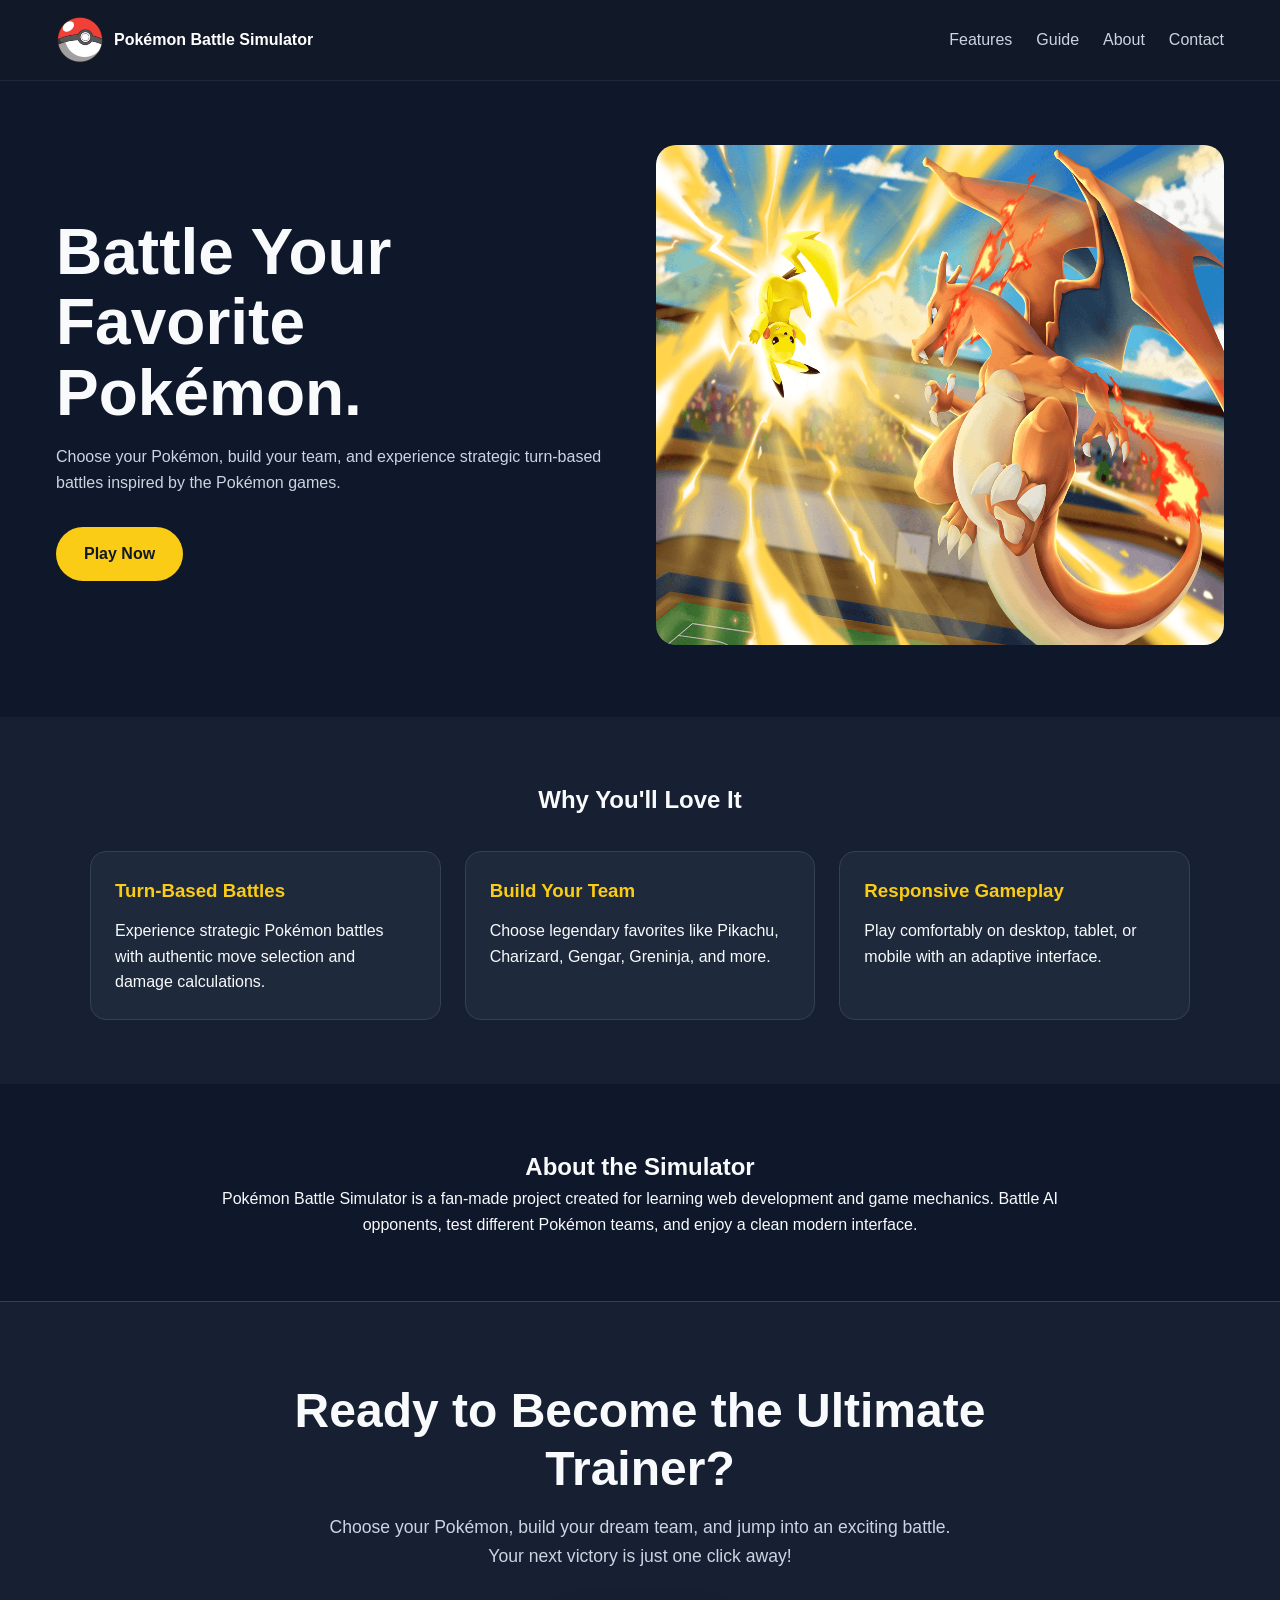
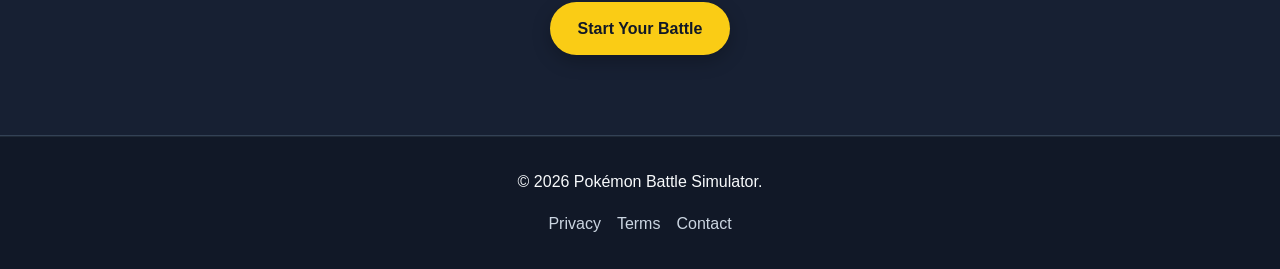
<file: index.html>
<!DOCTYPE html>
<html lang="en">
<head>
    <!-- Basic SEO -->
    <meta charset="UTF-8">
    <meta name="viewport" content="width=device-width, initial-scale=1.0">

    <title>Pokémon Battle Simulator | Battle with Your Favorite Pokémon</title>

    <meta name="description"
        content="Battle your favorite Pokémon in an exciting Pokémon Battle Simulator. Choose your team, use unique moves, and become the ultimate trainer.">

    <meta name="keywords"
        content="Pokemon Battle Simulator, Pokemon Game, Battle Simulator, Pikachu, Charizard, Gengar, Greninja">

    <meta name="author" content="Pokémon Battle Simulator">

    <!-- Open Graph -->
    <meta property="og:title" content="Pokémon Battle Simulator">
    <meta property="og:description" content="Battle Pokémon in a fun and responsive battle simulator.">
    <meta property="og:image" content="images/hero-battle.webp">
    <meta property="og:type" content="website">

    <!-- Favicon -->
    <link rel="icon" href="img/logo.webp" type="image/webp">

    <style>
        /* ---------- RESET ---------- */

*{
    margin:0;
    padding:0;
    box-sizing:border-box;
}

html{
    scroll-behavior:smooth;
}

body{
    font-family:Arial, Helvetica, sans-serif;
    background:#0F172A;
    color:#F8FAFC;
    line-height:1.6;
}

/* ---------- ACCESSIBILITY ---------- */

.skip-link{
    position:absolute;
    left:-999px;
    top:10px;
    background:#FACC15;
    color:#000;
    padding:10px 18px;
    border-radius:6px;
}

.skip-link:focus{
    left:10px;
}

/* ---------- HEADER ---------- */

.header{
    position:sticky;
    top:0;
    background:#111827;
    z-index:999;
    border-bottom:1px solid #1F2937;
}

.navbar{
    max-width:1200px;
    margin:auto;
    display:flex;
    justify-content:space-between;
    align-items:center;
    padding:1rem;
}

.logo{
    display:flex;
    align-items:center;
    gap:10px;
    color:white;
    text-decoration:none;
    font-weight:bold;
}

.logo img{
    border-radius:50%;
}

.nav-links{
    display:flex;
    gap:1.5rem;
    list-style:none;
}

.nav-links a{
    color:#CBD5E1;
    text-decoration:none;
}

.nav-links a:hover,
.nav-links a:focus{
    color:#FACC15;
}

/* ---------- HERO ---------- */

.hero{
    max-width:1200px;
    margin:auto;
    padding:4rem 1rem;
    display:grid;
    grid-template-columns:repeat(auto-fit,minmax(280px,1fr));
    align-items:center;
    gap:2rem;
}

.hero h1{
    font-size:clamp(2.3rem,6vw,4rem);
    line-height:1.1;
    margin-bottom:1rem;
}

.hero p{
    color:#CBD5E1;
    margin-bottom:2rem;
}

.hero img{
    width:100%;
    border-radius:20px;
}

/* ---------- BUTTON ---------- */

.cta-btn{
    display:inline-block;
    background:#FACC15;
    color:#111827;
    padding:14px 28px;
    border-radius:999px;
    text-decoration:none;
    font-weight:bold;
    transition:.25s;
}

.cta-btn:hover,
.cta-btn:focus{
    transform:translateY(-3px);
}

/* ---------- FEATURES ---------- */

.features{
    background:#172033;
    padding:4rem 1rem;
}

.features h2{
    text-align:center;
    margin-bottom:2rem;
}

.feature-grid{
    max-width:1100px;
    margin:auto;
    display:grid;
    grid-template-columns:repeat(auto-fit,minmax(240px,1fr));
    gap:1.5rem;
}

.card{
    background:#1E293B;
    padding:1.5rem;
    border-radius:16px;
    border:1px solid #334155;
}

.card h3{
    color:#FACC15;
    margin-bottom:.75rem;
}

/* ---------- ABOUT ---------- */

.about{
    max-width:900px;
    margin:auto;
    padding:4rem 1rem;
    text-align:center;
}

/* ---------- CTA SECTION ---------- */

.cta-section{
    padding:5rem 1rem;
    background:#172033;
    text-align:center;
    border-top:1px solid #334155;
    border-bottom:1px solid #334155;
}

.cta-content{
    max-width:800px;
    margin:auto;
}

.cta-content h2{
    font-size:clamp(2rem,5vw,3rem);
    line-height:1.2;
    margin-bottom:1rem;
    color:#F8FAFC;
}

.cta-content p{
    max-width:650px;
    margin:0 auto 2rem;
    color:#CBD5E1;
    font-size:1.1rem;
}

.cta-play{
    background:#FACC15;
    color:#111827;
    box-shadow:0 6px 18px rgba(0,0,0,.25);
}

.cta-play:hover,
.cta-play:focus{
    background:#FDE047;
    transform:translateY(-3px);
    box-shadow:0 10px 22px rgba(0,0,0,.35);
}

/* ---------- FOOTER ---------- */

.footer{
    padding:2rem 1rem;
    background:#111827;
    text-align:center;
    border-top:1px solid #1F2937;
}

.footer nav{
    margin-top:1rem;
    display:flex;
    justify-content:center;
    flex-wrap:wrap;
    gap:1rem;
}

.footer a{
    color:#CBD5E1;
    text-decoration:none;
}

.footer a:hover,
.footer a:focus{
    color:#FACC15;
}

/* ---------- MOBILE ---------- */

@media(max-width:768px){

    .navbar{
        flex-direction:column;
        gap:1rem;
    }

    .nav-links{
        gap:1rem;
    }

    .hero{
        padding-top:2rem;
        text-align:center;
    }

    .hero-image{
        order:-1;
    }

}
</style>
</head>

<body>

    <!-- Skip Link -->
    <a class="skip-link" href="#main-content">Skip to main content</a>

    <!-- Header -->
    <header class="header">
        <nav class="navbar" aria-label="Main Navigation">
            <a href="#" class="logo">
                <img src="img/logo.webp"
                    alt="Pokémon Battle Simulator logo"
                    width="48"
                    height="48">
                <span>Pokémon Battle Simulator</span>
            </a>

            <ul class="nav-links">
                <li><a href="#features">Features</a></li>
                <li><a href="#about">Guide</a></li>
                <li><a href="about.html">About</a></li>
                <li><a href="contact.html">Contact</a></li>
            </ul>
        </nav>
    </header>

    <!-- Main -->
    <main id="main-content">

        <!-- Hero Section -->
        <section class="hero">

            <div class="hero-text">

                <h1>Battle Your Favorite Pokémon.</h1>

                <p>
                    Choose your Pokémon, build your team, and experience strategic turn-based battles inspired by the Pokémon games.
                </p>

                <a href="test.html" class="cta-btn" aria-label="Start playing Pokémon Battle Simulator">
                    Play Now
                </a>

            </div>

            <div class="hero-image">
                <img src="img/hero.webp"
                    alt="Pikachu battling Charizard in a Pokémon arena"
                    width="600"
                    height="500">
            </div>

        </section>

        <!-- Features -->
        <section id="features" class="features">

            <h2>Why You'll Love It</h2>

            <div class="feature-grid">

                <article class="card">
                    <h3>Turn-Based Battles</h3>
                    <p>Experience strategic Pokémon battles with authentic move selection and damage calculations.</p>
                </article>

                <article class="card">
                    <h3>Build Your Team</h3>
                    <p>Choose legendary favorites like Pikachu, Charizard, Gengar, Greninja, and more.</p>
                </article>

                <article class="card">
                    <h3>Responsive Gameplay</h3>
                    <p>Play comfortably on desktop, tablet, or mobile with an adaptive interface.</p>
                </article>

            </div>

        </section>

        <!-- About -->
        <section id="about" class="about">

            <h2>About the Simulator</h2>

            <p>
                Pokémon Battle Simulator is a fan-made project created for learning web development and game mechanics.
                Battle AI opponents, test different Pokémon teams, and enjoy a clean modern interface.
            </p>

        </section>


    </main>

    <!-- CTA Section -->
<section class="cta-section" aria-labelledby="cta-title">

    <div class="cta-content">

        <h2 id="cta-title">Ready to Become the Ultimate Trainer?</h2>

        <p>
            Choose your Pokémon, build your dream team, and jump into an exciting battle.
            Your next victory is just one click away!
        </p>

        <a href="test.html" class="cta-btn cta-play">
            Start Your Battle
        </a>

    </div>

</section>
    <!-- Footer -->
    <footer class="footer">

        <p>&copy; 2026 Pokémon Battle Simulator.</p>

        <nav aria-label="Footer Navigation">
            <a href="#">Privacy</a>
            <a href="#">Terms</a>
            <a href="#">Contact</a>
        </nav>

    </footer>

</body>
</html>
</file>
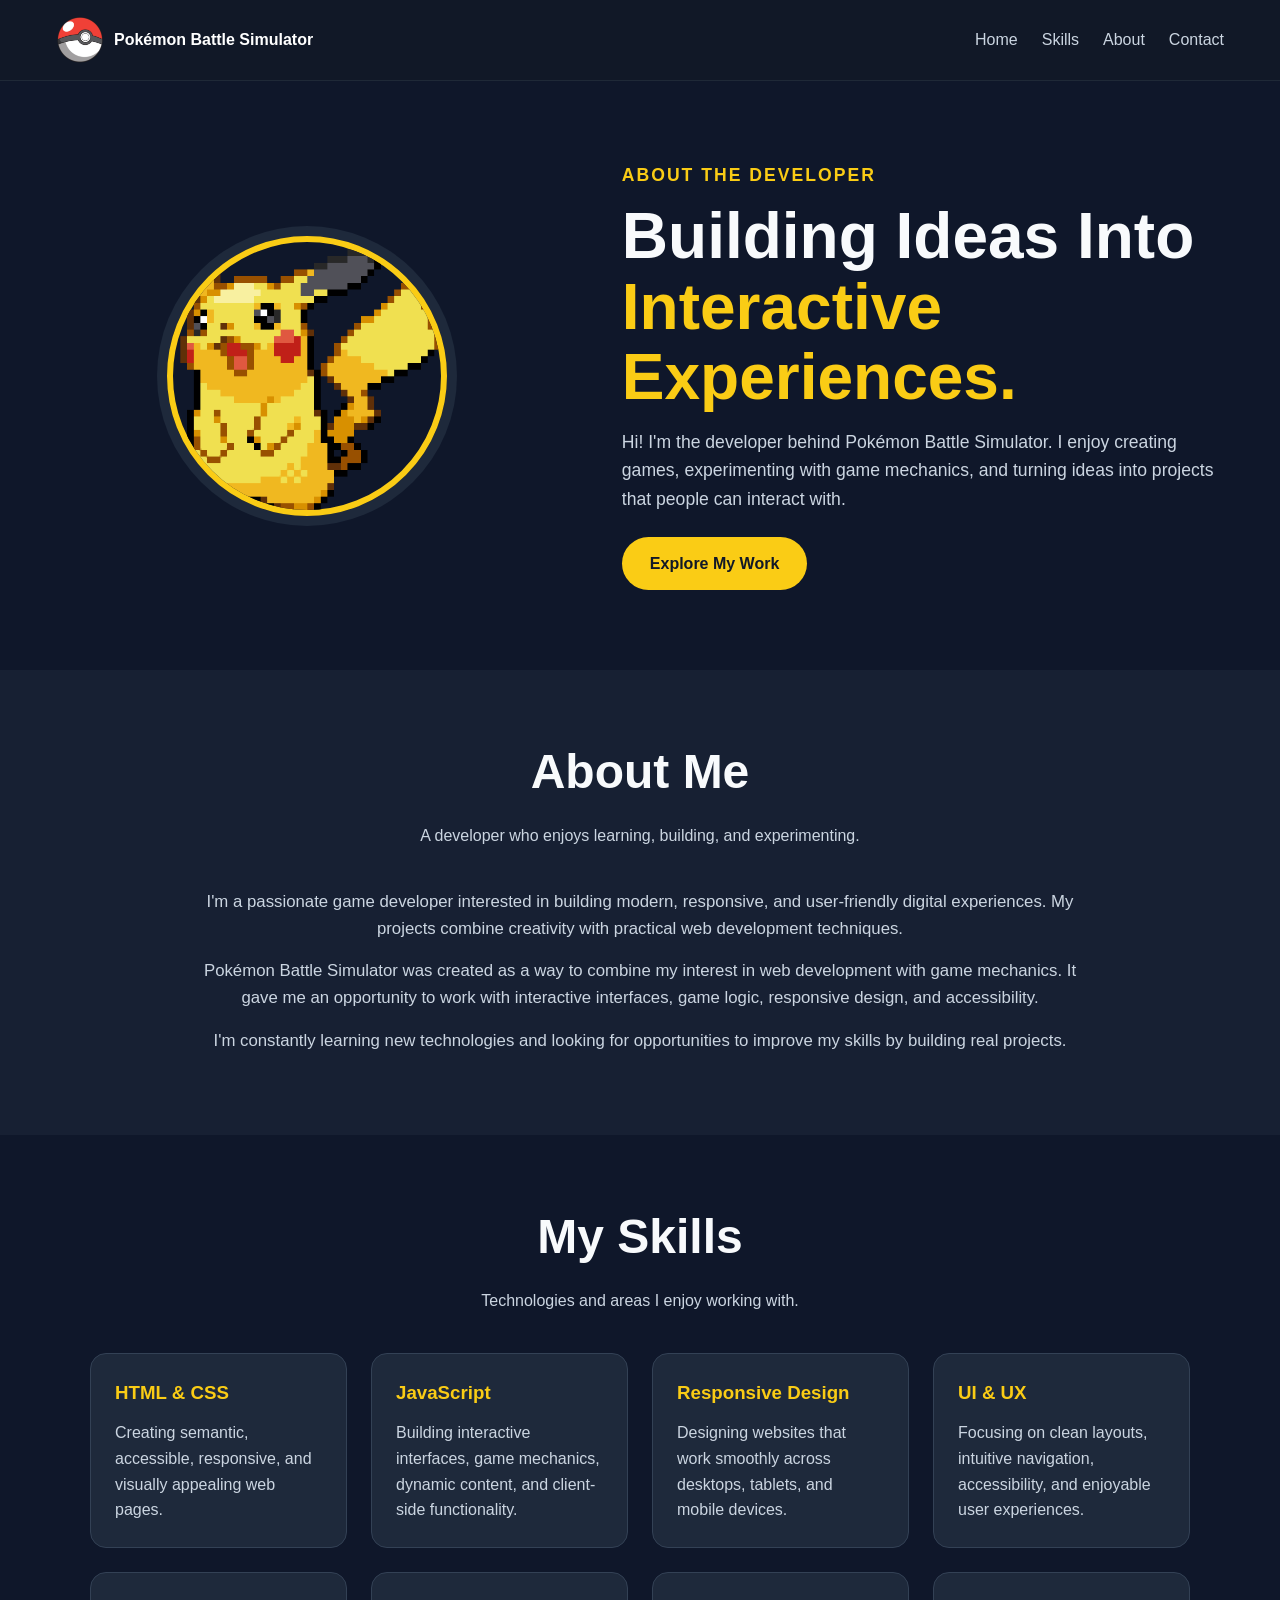
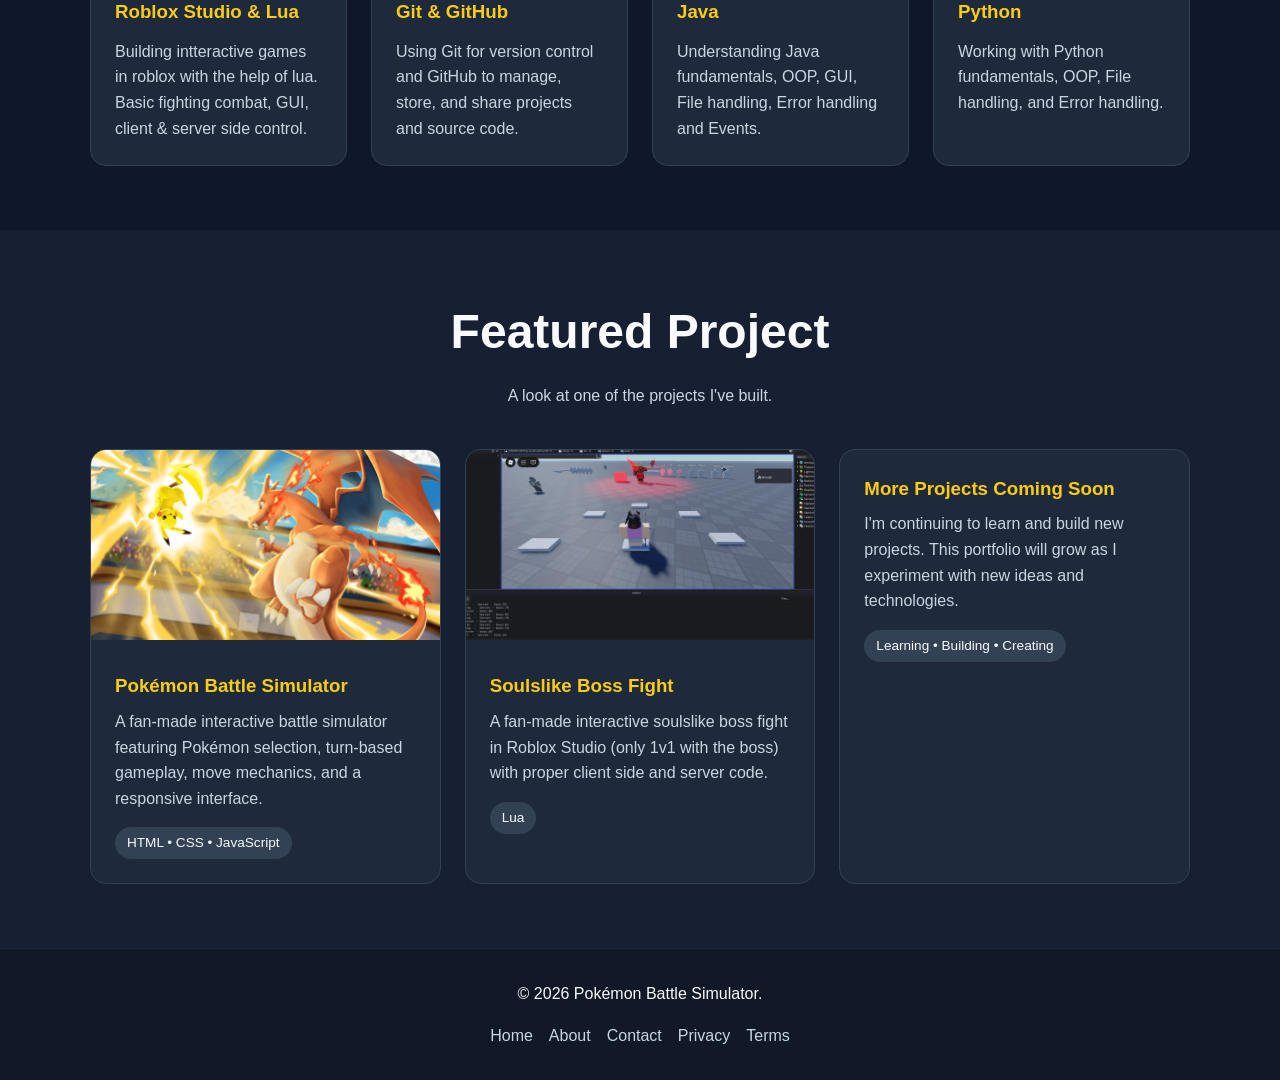
<file: about.html>
<!DOCTYPE html>
<html lang="en">
<head>
    <!-- Basic SEO -->
    <meta charset="UTF-8">
    <meta name="viewport" content="width=device-width, initial-scale=1.0">

    <title>About the Developer | Pokémon Battle Simulator</title>

    <meta name="description"
        content="Learn more about the developer behind Pokémon Battle Simulator, their skills, projects, and passion for web development.">

    <meta name="keywords"
        content="Pokémon Battle Simulator Developer, Web Developer, Developer Portfolio, Pokémon Game Developer">

    <meta name="author" content="Pokémon Battle Simulator Developer">

    <!-- Open Graph -->
    <meta property="og:title" content="About the Developer | Pokémon Battle Simulator">
    <meta property="og:description"
        content="Meet the developer behind Pokémon Battle Simulator and explore their skills, projects, and web development journey.">
    <meta property="og:image" content="img/hero.webp">
    <meta property="og:type" content="website">

    <!-- Favicon -->
    <link rel="icon" href="img/logo.webp" type="image/webp">

    <style>
        /* ---------- RESET ---------- */

        * {
            margin: 0;
            padding: 0;
            box-sizing: border-box;
        }

        html {
            scroll-behavior: smooth;
        }

        body {
            font-family: Arial, Helvetica, sans-serif;
            background: #0F172A;
            color: #F8FAFC;
            line-height: 1.6;
        }

        /* ---------- ACCESSIBILITY ---------- */

        .skip-link {
            position: absolute;
            left: -999px;
            top: 10px;
            background: #FACC15;
            color: #000;
            padding: 10px 18px;
            border-radius: 6px;
            z-index: 1000;
        }

        .skip-link:focus {
            left: 10px;
        }

        /* ---------- HEADER ---------- */

        .header {
            position: sticky;
            top: 0;
            background: #111827;
            z-index: 999;
            border-bottom: 1px solid #1F2937;
        }

        .navbar {
            max-width: 1200px;
            margin: auto;
            display: flex;
            justify-content: space-between;
            align-items: center;
            padding: 1rem;
        }

        .logo {
            display: flex;
            align-items: center;
            gap: 10px;
            color: white;
            text-decoration: none;
            font-weight: bold;
        }

        .logo img {
            border-radius: 50%;
        }

        .nav-links {
            display: flex;
            gap: 1.5rem;
            list-style: none;
        }

        .nav-links a {
            color: #CBD5E1;
            text-decoration: none;
            transition: .25s;
        }

        .nav-links a:hover,
        .nav-links a:focus {
            color: #FACC15;
        }

        /* ---------- HERO ---------- */

        .about-hero {
            max-width: 1200px;
            margin: auto;
            padding: 5rem 1rem;
            display: grid;
            grid-template-columns: 1fr 1.2fr;
            align-items: center;
            gap: 4rem;
        }

        .developer-image {
            display: flex;
            justify-content: center;
        }

        .developer-image img {
            width: 280px;
            height: 280px;
            object-fit: cover;
            border-radius: 50%;
            border: 6px solid #FACC15;
            box-shadow: 0 0 0 10px #1E293B;
        }

        .hero-text .eyebrow {
            color: #FACC15;
            font-weight: bold;
            text-transform: uppercase;
            letter-spacing: 2px;
            margin-bottom: .75rem;
        }

        .hero-text h1 {
            font-size: clamp(2.5rem, 6vw, 4rem);
            line-height: 1.1;
            margin-bottom: 1rem;
        }

        .hero-text h1 span {
            color: #FACC15;
        }

        .hero-text p {
            color: #CBD5E1;
            font-size: 1.1rem;
            max-width: 650px;
            margin-bottom: 1.5rem;
        }

        /* ---------- BUTTON ---------- */

        .cta-btn {
            display: inline-block;
            background: #FACC15;
            color: #111827;
            padding: 14px 28px;
            border-radius: 999px;
            text-decoration: none;
            font-weight: bold;
            transition: .25s;
        }

        .cta-btn:hover,
        .cta-btn:focus {
            background: #FDE047;
            transform: translateY(-3px);
        }

        /* ---------- SECTION ---------- */

        .section {
            padding: 4rem 1rem;
        }

        .section-dark {
            background: #172033;
        }

        .section-heading {
            text-align: center;
            max-width: 750px;
            margin: 0 auto 2.5rem;
        }

        .section-heading h2 {
            font-size: clamp(2rem, 5vw, 3rem);
            margin-bottom: .75rem;
        }

        .section-heading p {
            color: #CBD5E1;
        }

        /* ---------- ABOUT ---------- */

        .about-content {
            max-width: 900px;
            margin: auto;
            text-align: center;
        }

        .about-content p {
            color: #CBD5E1;
            font-size: 1.05rem;
            margin-bottom: 1rem;
        }

        /* ---------- SKILLS ---------- */

        .skills-grid {
            max-width: 1100px;
            margin: auto;
            display: grid;
            grid-template-columns: repeat(auto-fit, minmax(220px, 1fr));
            gap: 1.5rem;
        }

        .skill-card {
            background: #1E293B;
            padding: 1.5rem;
            border-radius: 16px;
            border: 1px solid #334155;
            transition: .25s;
        }

        .skill-card:hover {
            transform: translateY(-5px);
            border-color: #FACC15;
        }

        .skill-card h3 {
            color: #FACC15;
            margin-bottom: .75rem;
        }

        .skill-card p {
            color: #CBD5E1;
        }

        /* ---------- PROJECT ---------- */

        .project-grid {
            max-width: 1100px;
            margin: auto;
            display: grid;
            grid-template-columns: repeat(auto-fit, minmax(280px, 1fr));
            gap: 1.5rem;
        }

        .project-card {
            background: #1E293B;
            border: 1px solid #334155;
            border-radius: 16px;
            overflow: hidden;
            transition: .25s;
        }

        .project-card:hover {
            transform: translateY(-5px);
            border-color: #FACC15;
        }

        .project-card img {
            width: 100%;
            height: 190px;
            object-fit: cover;
        }

        .project-info {
            padding: 1.5rem;
        }

        .project-info h3 {
            color: #FACC15;
            margin-bottom: .5rem;
        }

        .project-info p {
            color: #CBD5E1;
        }

        .project-tag {
            display: inline-block;
            margin-top: 1rem;
            padding: 5px 12px;
            background: #334155;
            color: #F8FAFC;
            border-radius: 999px;
            font-size: .85rem;
        }

        /* ---------- JOURNEY ---------- */

        .journey {
            max-width: 900px;
            margin: auto;
        }

        .timeline-item {
            position: relative;
            padding: 0 0 2rem 2rem;
            border-left: 2px solid #334155;
        }

        .timeline-item:last-child {
            border-left: 2px solid transparent;
        }

        .timeline-item::before {
            content: "";
            position: absolute;
            left: -7px;
            top: 5px;
            width: 12px;
            height: 12px;
            background: #FACC15;
            border-radius: 50%;
        }

        .timeline-item h3 {
            color: #FACC15;
            margin-bottom: .4rem;
        }

        .timeline-item p {
            color: #CBD5E1;
        }

        /* ---------- CTA ---------- */

        .cta-section {
            padding: 5rem 1rem;
            background: #172033;
            text-align: center;
            border-top: 1px solid #334155;
            border-bottom: 1px solid #334155;
        }

        .cta-content {
            max-width: 800px;
            margin: auto;
        }

        .cta-content h2 {
            font-size: clamp(2rem, 5vw, 3rem);
            line-height: 1.2;
            margin-bottom: 1rem;
        }

        .cta-content p {
            max-width: 650px;
            margin: 0 auto 2rem;
            color: #CBD5E1;
            font-size: 1.1rem;
        }

        /* ---------- FOOTER ---------- */

        .footer {
            padding: 2rem 1rem;
            background: #111827;
            text-align: center;
            border-top: 1px solid #1F2937;
        }

        .footer nav {
            margin-top: 1rem;
            display: flex;
            justify-content: center;
            flex-wrap: wrap;
            gap: 1rem;
        }

        .footer a {
            color: #CBD5E1;
            text-decoration: none;
        }

        .footer a:hover,
        .footer a:focus {
            color: #FACC15;
        }

        /* ---------- MOBILE ---------- */

        @media (max-width: 768px) {

            .navbar {
                flex-direction: column;
                gap: 1rem;
            }

            .nav-links {
                gap: 1rem;
            }

            .about-hero {
                grid-template-columns: 1fr;
                text-align: center;
                padding-top: 3rem;
            }

            .developer-image {
                order: -1;
            }

            .developer-image img {
                width: 220px;
                height: 220px;
            }

            .hero-text p {
                margin-left: auto;
                margin-right: auto;
            }
        }

        @media (max-width: 480px) {

            .nav-links {
                flex-wrap: wrap;
                justify-content: center;
            }

            .about-hero {
                padding: 3rem 1rem;
            }

            .developer-image img {
                width: 180px;
                height: 180px;
            }
        }
    </style>
</head>

<body>

    <!-- Skip Link -->
    <a class="skip-link" href="#main-content">
        Skip to main content
    </a>

    <!-- Header -->
    <header class="header">

        <nav class="navbar" aria-label="Main Navigation">

            <a href="index.html" class="logo">
                <img src="img/logo.webp"
                    alt="Pokémon Battle Simulator logo"
                    width="48"
                    height="48">

                <span>Pokémon Battle Simulator</span>
            </a>

            <ul class="nav-links">
                <li>
                    <a href="index.html">Home</a>
                </li>

                <li>
                    <a href="#skills">Skills</a>
                </li>

                <li>
                    <a href="#projects">About</a>
                </li>

                <li>
                    <a href="contact.html">Contact</a>
                </li>
            </ul>

        </nav>

    </header>


    <!-- Main -->
    <main id="main-content">

        <!-- Developer Hero -->
        <section class="about-hero">

            <div class="developer-image">

                <img src="img/pikachu.png"
                    alt="Portrait of the developer"
                    width="280"
                    height="280">

            </div>

            <div class="hero-text">

                <p class="eyebrow">
                    About the Developer
                </p>

                <h1>
                    Building Ideas Into <span>Interactive Experiences.</span>
                </h1>

                <p>
                    Hi! I'm the developer behind Pokémon Battle Simulator.
                    I enjoy creating games, experimenting with game mechanics,
                    and turning ideas into projects that people can interact with.
                </p>

                <a href="#about" class="cta-btn">
                    Explore My Work
                </a>

            </div>

        </section>


        <!-- About Me -->
        <section id="about" class="section section-dark">

            <div class="section-heading">

                <h2>About Me</h2>

                <p>
                    A developer who enjoys learning, building, and experimenting.
                </p>

            </div>

            <div class="about-content">

                <p>
                    I'm a passionate game developer interested in building
                    modern, responsive, and user-friendly digital experiences.
                    My projects combine creativity with practical web
                    development techniques.
                </p>

                <p>
                    Pokémon Battle Simulator was created as a way to combine
                    my interest in web development with game mechanics.
                    It gave me an opportunity to work with interactive
                    interfaces, game logic, responsive design, and accessibility.
                </p>

                <p>
                    I'm constantly learning new technologies and looking for
                    opportunities to improve my skills by building real projects.
                </p>

            </div>

        </section>


        <!-- Skills -->
        <section id="skills" class="section">

            <div class="section-heading">

                <h2>My Skills</h2>

                <p>
                    Technologies and areas I enjoy working with.
                </p>

            </div>

            <div class="skills-grid">

                <article class="skill-card">

                    <h3>HTML & CSS</h3>

                    <p>
                        Creating semantic, accessible, responsive,
                        and visually appealing web pages.
                    </p>

                </article>
                


                <article class="skill-card">

                    <h3>JavaScript</h3>

                    <p>
                        Building interactive interfaces, game mechanics,
                        dynamic content, and client-side functionality.
                    </p>

                </article>


                <article class="skill-card">

                    <h3>Responsive Design</h3>

                    <p>
                        Designing websites that work smoothly across
                        desktops, tablets, and mobile devices.
                    </p>

                </article>


                <article class="skill-card">

                    <h3>UI & UX</h3>

                    <p>
                        Focusing on clean layouts, intuitive navigation,
                        accessibility, and enjoyable user experiences.
                    </p>

                </article>

                
                <article class="skill-card">

                    <h3>Roblox Studio & Lua</h3>

                    <p>
                        Building intteractive games in roblox with the 
                        help of lua. Basic fighting combat, GUI, client & server side control.
                    </p>

                </article>

                
                <article class="skill-card">

                    <h3>Git & GitHub</h3>

                    <p>
                        Using Git for version control and GitHub to manage,
                        store, and share projects and source code.
                    </p>

                </article>

                <article class="skill-card">

                    <h3>Java</h3>

                    <p>
                      Understanding Java fundamentals, OOP,
                      GUI, File handling, Error handling and Events.
                    </p>

                </article>

                  <article class="skill-card">

                    <h3>Python</h3>
                    <p>
                      Working with Python fundamentals, OOP, 
                      File handling, and Error handling.
                    </p>

                </article>

            </div>

           


        </section>


        <!-- Projects -->
        <section id="projects" class="section section-dark">

            <div class="section-heading">

                <h2>Featured Project</h2>

                <p>
                    A look at one of the projects I've built.
                </p>

            </div>

            <div class="project-grid">

                <article class="project-card">

                    <img src="img/hero.webp"
                        alt="Pokémon Battle Simulator project preview"
                        width="600"
                        height="400">

                    <div class="project-info">

                        <h3>Pokémon Battle Simulator</h3>

                        <p>
                            A fan-made interactive battle simulator featuring
                            Pokémon selection, turn-based gameplay, move
                            mechanics, and a responsive interface.
                        </p>

                        <span class="project-tag">
                            HTML • CSS • JavaScript
                        </span>

                    </div>

                </article>

                <article class="project-card">

                    <img src="img/rP.webp"
                        alt="Souls like attempt in Roblox Studio project preview"
                        width="600"
                        height="400">

                    <div class="project-info">

                        <h3>Soulslike Boss Fight</h3>

                        <p>
                            A fan-made interactive soulslike boss fight 
                            in Roblox Studio (only 1v1 with the boss) with
                            proper client side and server code.
                        </p>

                        <span class="project-tag">
                            Lua 
                        </span>

                    </div>

                </article>


                <article class="project-card">

                    <div class="project-info">

                        <h3>More Projects Coming Soon</h3>

                        <p>
                            I'm continuing to learn and build new projects.
                            This portfolio will grow as I experiment with
                            new ideas and technologies.
                        </p>

                        <span class="project-tag">
                            Learning • Building • Creating
                        </span>

                    </div>

                </article>

            </div>

        </section>

    </main>


    <!-- Footer -->
    <footer class="footer">

        <p>
            &copy; 2026 Pokémon Battle Simulator.
        </p>

        <nav aria-label="Footer Navigation">

            <a href="index.html">
                Home
            </a>

            <a href="about.html">
                About
            </a>

            <a href="contact.html">
                Contact
            </a>

            <a href="#">
                Privacy
            </a>

            <a href="#">
                Terms
            </a>

        </nav>

    </footer>

</body>
</html>
</file>
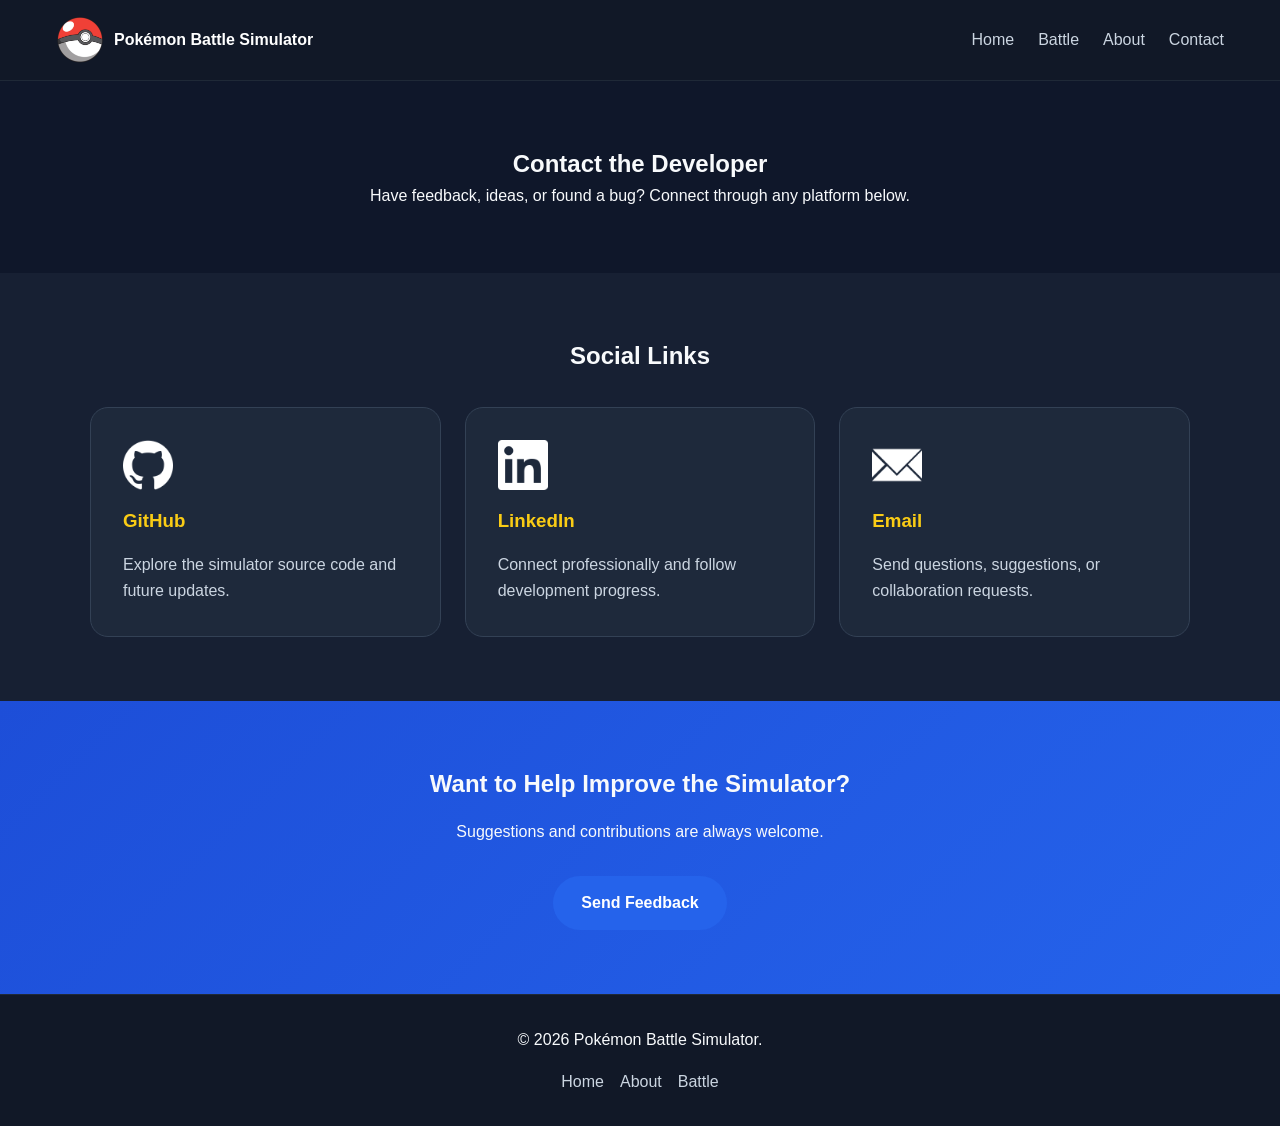
<file: contact.html>
<!DOCTYPE html>
<html lang="en">
<head>
    <meta charset="UTF-8">
    <meta name="viewport" content="width=device-width, initial-scale=1.0">

    <title>Contact | Pokémon Battle Simulator</title>

    <meta name="description" content="Contact the Pokémon Battle Simulator developer through GitHub, LinkedIn, Email, and Discord.">

    <link rel="icon" href="img/logo.webp" type="image/webp">
    <link rel="stylesheet" href="style.css">
</head>
<style>
    
    /* ---------- SOCIAL CONTACT CARDS ---------- */

.social-grid{
    align-items:stretch;
}

.icon{
    width: 50px;
    height: 50px;
}

.icon img{
    width: 100%;
    height: 100%;
}

.social-card{
    background:#1E293B;
    border:1px solid #334155;
    border-radius:18px;
    padding:2rem;
    text-decoration:none;
    color:#F8FAFC;
    transition:0.25s ease;
    display:flex;
    flex-direction:column;
    gap:1rem;
}

.social-card:hover,
.social-card:focus{
    transform:translateY(-6px);
    border-color:#FACC15;
    box-shadow:0 10px 25px rgba(250,204,21,.15);
}

.social-card .icon{
    font-size:2.2rem;
}

.social-card h3{
    color:#FACC15;
}

.social-card p{
    color:#CBD5E1;
    margin:0;
}
</style>
<body>

<a href="#main-content" class="skip-link">Skip to main content</a>

<header class="header">

    <nav class="navbar" aria-label="Main Navigation">

        <a href="index.html" class="logo">
            <img src="img/logo.webp" alt="Pokémon Battle Simulator logo" width="48" height="48">
            <span>Pokémon Battle Simulator</span>
        </a>

        <ul class="nav-links">
            <li><a href="index.html">Home</a></li>
            <li><a href="test.html">Battle</a></li>
            <li><a href="about.html">About</a></li>
            <li><a href="contact.html">Contact</a></li>
        </ul>

    </nav>

</header>

<main id="main-content">

<section class="about">

    <h1>Contact the Developer</h1>

    <p>
        Have feedback, ideas, or found a bug? Connect through any platform below.
    </p>

</section>

<section class="features">

    <h2>Social Links</h2>

    <div class="feature-grid social-grid">

        <a href="https://github.com/Ingghang"
           target="_blank"
           rel="noopener noreferrer"
           class="social-card"
           aria-label="Visit GitHub profile">

            <div class="icon"><img src="img/github.webp"></div>

            <h3>GitHub</h3>

            <p>Explore the simulator source code and future updates.</p>

        </a>

        <a href="https://www.linkedin.com/in/ingghang-iwaram-limbu-452ab7331/"
           target="_blank"
           rel="noopener noreferrer"
           class="social-card"
           aria-label="Visit LinkedIn profile">

            <div class="icon"><img src="img/linkedin.webp"></div>

            <h3>LinkedIn</h3>

            <p>Connect professionally and follow development progress.</p>

        </a>

        <a href="mailto:your@email.com"
           class="social-card"
           aria-label="Send an email">

            <div class="icon"><img src="img/email.webp"></div>

            <h3>Email</h3>

            <p>Send questions, suggestions, or collaboration requests.</p>

        </a>

 

    

    </div>

</section>

<section class="cta-section">

    <h2>Want to Help Improve the Simulator?</h2>

    <p>Suggestions and contributions are always welcome.</p>

    <a href="mailto:limbuingghang@gmail.com" class="cta-btn secondary">
        Send Feedback
    </a>

</section>

</main>

<footer class="footer">

    <p>&copy; 2026 Pokémon Battle Simulator.</p>

    <nav aria-label="Footer Navigation">
        <a href="index.html">Home</a>
        <a href="about.html">About</a>
        <a href="test.html">Battle</a>
    </nav>

</footer>

</body>
</html>
</file>
<file: style.css>
/* ---------- RESET ---------- */

*{
    margin:0;
    padding:0;
    box-sizing:border-box;
}

html{
    scroll-behavior:smooth;
}

body{
    font-family:Arial, Helvetica, sans-serif;
    background:#0F172A;
    color:#F8FAFC;
    line-height:1.6;
}

/* ---------- ACCESSIBILITY ---------- */

.skip-link{
    position:absolute;
    left:-999px;
    top:10px;
    background:#FACC15;
    color:#000;
    padding:10px 18px;
    border-radius:6px;
}

.skip-link:focus{
    left:10px;
}

/* ---------- HEADER ---------- */

.header{
    position:sticky;
    top:0;
    background:#111827;
    z-index:999;
    border-bottom:1px solid #1F2937;
}

.navbar{
    max-width:1200px;
    margin:auto;
    display:flex;
    justify-content:space-between;
    align-items:center;
    padding:1rem;
}

.logo{
    display:flex;
    align-items:center;
    gap:10px;
    color:white;
    text-decoration:none;
    font-weight:bold;
}

.logo img{
    border-radius:50%;
}

.nav-links{
    display:flex;
    gap:1.5rem;
    list-style:none;
}

.nav-links a{
    color:#CBD5E1;
    text-decoration:none;
}

.nav-links a:hover,
.nav-links a:focus{
    color:#FACC15;
}

/* ---------- HERO ---------- */

.hero{
    max-width:1200px;
    margin:auto;
    padding:4rem 1rem;
    display:grid;
    grid-template-columns:repeat(auto-fit,minmax(280px,1fr));
    align-items:center;
    gap:2rem;
}

.hero h1{
    font-size:clamp(2.3rem,6vw,4rem);
    line-height:1.1;
    margin-bottom:1rem;
}

.hero p{
    color:#CBD5E1;
    margin-bottom:2rem;
}

.hero img{
    width:100%;
    border-radius:20px;
}

/* ---------- BUTTON ---------- */

.cta-btn{
    display:inline-block;
    background:#FACC15;
    color:#111827;
    padding:14px 28px;
    border-radius:999px;
    text-decoration:none;
    font-weight:bold;
    transition:.25s;
}

.cta-btn:hover,
.cta-btn:focus{
    transform:translateY(-3px);
}

.secondary{
    background:#2563EB;
    color:white;
}

/* ---------- FEATURES ---------- */

.features{
    background:#172033;
    padding:4rem 1rem;
}

.features h2{
    text-align:center;
    margin-bottom:2rem;
}

.feature-grid{
    max-width:1100px;
    margin:auto;
    display:grid;
    grid-template-columns:repeat(auto-fit,minmax(240px,1fr));
    gap:1.5rem;
}

.card{
    background:#1E293B;
    padding:1.5rem;
    border-radius:16px;
    border:1px solid #334155;
}

.card h3{
    color:#FACC15;
    margin-bottom:.75rem;
}

/* ---------- ABOUT ---------- */

.about{
    max-width:900px;
    margin:auto;
    padding:4rem 1rem;
    text-align:center;
}

/* ---------- CTA ---------- */

.cta-section{
    padding:4rem 1rem;
    text-align:center;
    background:linear-gradient(135deg,#1D4ED8,#2563EB);
}

.cta-section p{
    margin:1rem 0 2rem;
}

/* ---------- FOOTER ---------- */

.footer{
    padding:2rem 1rem;
    background:#111827;
    text-align:center;
    border-top:1px solid #1F2937;
}

.footer nav{
    margin-top:1rem;
    display:flex;
    justify-content:center;
    flex-wrap:wrap;
    gap:1rem;
}

.footer a{
    color:#CBD5E1;
    text-decoration:none;
}

.footer a:hover,
.footer a:focus{
    color:#FACC15;
}

/* ---------- MOBILE ---------- */

@media(max-width:768px){

    .navbar{
        flex-direction:column;
        gap:1rem;
    }

    .nav-links{
        gap:1rem;
    }

    .hero{
        padding-top:2rem;
        text-align:center;
    }

    .hero-image{
        order:-1;
    }

}
</file>
